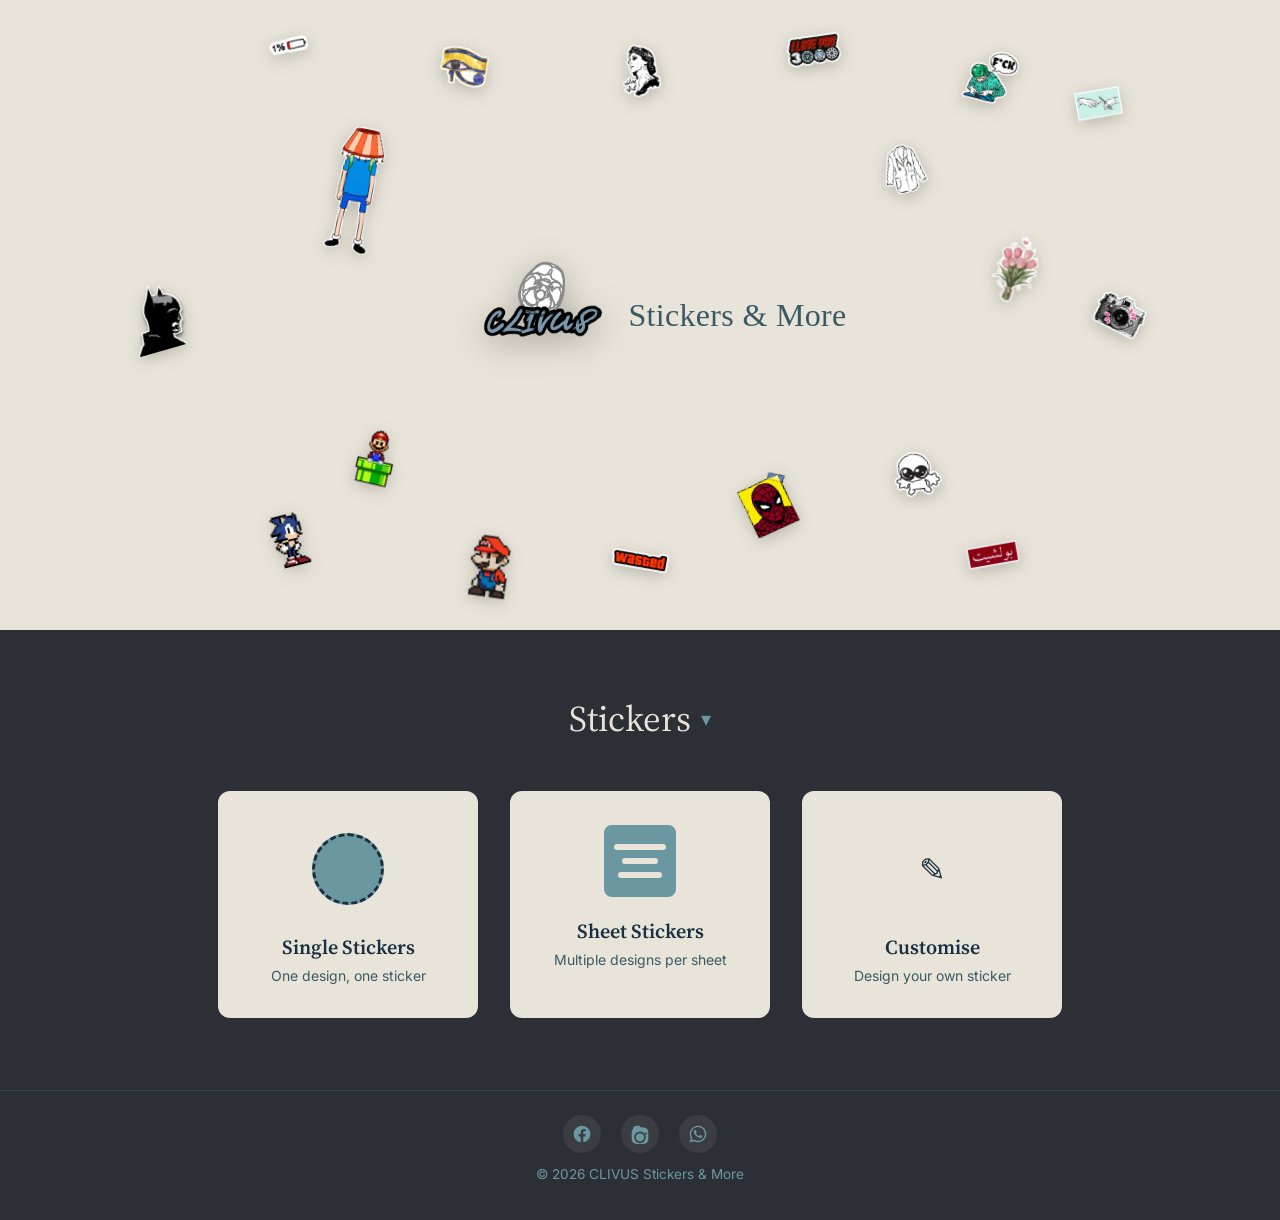
<file: index.html>
<!DOCTYPE html>
<html lang="en">
<head>
  <meta charset="UTF-8" />
  <meta name="viewport" content="width=device-width, initial-scale=1.0" />
  <title>CLIVUS — Stickers & More</title>
  <link rel="icon" type="image/png" href="images/clivus.png" />
  <link rel="preconnect" href="https://fonts.googleapis.com" />
  <link rel="preconnect" href="https://fonts.gstatic.com" crossorigin />
  <link href="https://fonts.googleapis.com/css2?family=Source+Serif+4:ital,wght@0,600;1,500&family=Inter:wght@400;500;600&family=Permanent+Marker&display=swap" rel="stylesheet" />
<link rel="stylesheet"  href="style.css"/>
</head>
<body>

<header class="hero">
<div class="hero-decor" aria-hidden="true">
  <!-- top row -->
  <img src="images/1-percent.png"                  class="hero-sticker s1"  alt="" loading="lazy" decoding="async" width="65" height="65" />
  <img src="images/egypt/6.png"                     class="hero-sticker s2"  alt="" loading="lazy" decoding="async" width="58" height="58" />
  <img src="images/I Love You 3000 Sticker.png"     class="hero-sticker s3"  alt="" loading="lazy" decoding="async" width="62" height="62" />
  <img src="images/Fck.png"                         class="hero-sticker s4"  alt="" loading="lazy" decoding="async" width="65" height="65" />
  <img src="images/Nokia surgeons.png"              class="hero-sticker s5"  alt="" loading="lazy" decoding="async" width="55" height="55" />

  <!-- upper-mid, flanking the lamp figure -->
  <img src="images/ana abajora.png"                class="hero-sticker s6"  alt="" loading="lazy" decoding="async" width="46" height="46" />
  <img src="images/بالطو.png"                        class="hero-sticker s7"  alt="" loading="lazy" decoding="async" width="60" height="60" />

  <!-- side strips, mid-height -->
  <img src="images/batman/4.png"                    class="hero-sticker s8"  alt="" loading="lazy" decoding="async" width="65" height="65" />
  <img src="images/cam.png"                         class="hero-sticker s9"  alt="" loading="lazy" decoding="async" width="65" height="65" />

  <!-- above/below logo, center column -->
  <img src="images/فيروز.png"                        class="hero-sticker s10" alt="" loading="lazy" decoding="async" width="65" height="65" />
  <img src="images/wasted.png"                      class="hero-sticker s11" alt="" loading="lazy" decoding="async" width="65" height="65" />

  <!-- lower-mid -->
  <img src="images/Mario.png"                  class="hero-sticker s12" alt="" loading="lazy" decoding="async" width="60" height="60" />
  <img src="images/Doodle.png"                   class="hero-sticker s13" alt="" loading="lazy" decoding="async" width="60" height="60" />

  <!-- bottom row -->
  <img src="images/Sonic-removebg-preview.png"                 class="hero-sticker s14" alt="" loading="lazy" decoding="async" width="62" height="62" />
  <img src="images/Mario-removebg-preview.png"                         class="hero-sticker s15" alt="" loading="lazy" decoding="async" width="58" height="58" />
  <img src="images/bullshiy.png"                      class="hero-sticker s16" alt="" loading="lazy" decoding="async" width="62" height="62" />
  <img src="images/spider/4.png"      class="hero-sticker s17" alt="" loading="lazy" decoding="async" width="60" height="60" />
  <img src="images/tulips.png"   class="hero-sticker s18" alt="" loading="lazy" decoding="async" width="58" height="58" />
</div>
  <div class="hero-brand">
    <img src="images/loogo.png" alt="CLIVUS logo" class="hero-logo" decoding="async" fetchpriority="high" />
    <p class="hero-tagline">Stickers &amp; More</p>
  </div>
</header>

  <main>
    <section class="stickers-section">
      <button type="button" class="section-heading-btn" id="stickersToggle" aria-expanded="false" aria-controls="stickerChoices">
        <span class="section-heading">Stickers</span>
        <span class="toggle-arrow" aria-hidden="true">&#9662;</span>
      </button>

            <div class="sticker-choices" id="stickerChoices" hidden>
        <a href="single-stickers.html" class="sticker-card">
          <div class="sticker-card-art single-art" aria-hidden="true">
            <span class="die-cut"></span>
          </div>
          <span class="sticker-card-label">Single Stickers</span>
          <span class="sticker-card-desc">One design, one sticker</span>
        </a>

        <a href="sheet-stickers.html" class="sticker-card">
          <div class="sticker-card-art sheet-art" aria-hidden="true">
            <span class="sheet-line"></span>
            <span class="sheet-line"></span>
            <span class="sheet-line"></span>
          </div>
          <span class="sticker-card-label">Sheet Stickers</span>
          <span class="sticker-card-desc">Multiple designs per sheet</span>
        </a>

                <div class="customize-wrap">
          <button type="button" class="sticker-card" id="customizeToggle" aria-expanded="false" aria-controls="customizeInfo">
            <div class="sticker-card-art custom-art" aria-hidden="true">
              <span class="custom-icon">&#9998;</span>
            </div>
            <span class="sticker-card-label">Customise</span>
            <span class="sticker-card-desc">Design your own sticker</span>
          </button>

          <div class="customize-info" id="customizeInfo" hidden>
        <p>DM for more info — reach us on the links below</p>
        <div class="social-links">
          <a href="https://facebook.com/share/185Q5qSgAQ/?mibextid=wwXIfr" target="_blank" rel="noopener noreferrer" aria-label="Facebook" class="social-icon">
            <svg viewBox="0 0 24 24" fill="currentColor"><path d="M22 12.06C22 6.5 17.52 2 12 2S2 6.5 2 12.06C2 17.06 5.66 21.2 10.44 21.95V14.9H7.9v-2.84h2.54v-2.17c0-2.5 1.49-3.89 3.77-3.89 1.09 0 2.23.2 2.23.2v2.46h-1.26c-1.24 0-1.63.77-1.63 1.56v1.84h2.78l-.44 2.84h-2.34v7.05C18.34 21.2 22 17.06 22 12.06z"/></svg>
          </a>
          <a href="https://instagram.com/clivusegy?stkn=ZHduMHpzN2gxanlu&utm_source=qr" target="_blank" rel="noopener noreferrer" aria-label="Instagram" class="social-icon">
            <svg viewBox="0 0 24 24" fill="currentColor"><path d="M12 2c2.72 0 3.06.01 4.12.06 1.06.05 1.79.22 2.43.47.66.26 1.22.6 1.77 1.15.55.55.9 1.11 1.15 1.77.25.64.42 1.37.47 2.43.05 1.06.06 1.4.06 4.12s-.01 3.06-.06 4.12c-.05 1.06-.22 1.79-.47 2.43a4.9 4.9 0 0 1-1.15 1.77 4.9 4.9 0 0 1-1.77 1.15c-.64.25-1.37.42-2.43.47-1.06.05-1.4.06-4.12.06s-3.06-.01-4.12-.06c-1.06-.05-1.79-.22-2.43-.47a4.9 4.9 0 0 1-1.77-1.15 4.9 4.9 0 0 1-1.15-1.77c-.25-.64-.42-1.37-.47-2.43C2.01 15.06 2 14.72 2 12s.01-3.06.06-4.12c.05-1.06.22-1.79.47-2.43.26-.66.6-1.22 1.15-1.77A4.9 4.9 0 0 1 5.45.53C6.09.28 6.82.11 7.88.06 8.94.01 9.28 0 12 0zm0 5a7 7 0 1 0 0 14 7 7 0 0 0 0-14zm0 2a5 5 0 1 1 0 10 5 5 0 0 1 0-10zm7.25-.75a1.25 1.25 0 1 0 0 2.5 1.25 1.25 0 0 0 0-2.5z" transform="translate(0 2)"/></svg>
          </a>
          <a href="https://wa.me/+201553283074" target="_blank" rel="noopener noreferrer" aria-label="WhatsApp" class="social-icon">
            <svg viewBox="0 0 24 24" fill="currentColor"><path d="M12.04 2C6.58 2 2.13 6.45 2.13 11.91c0 1.75.46 3.45 1.32 4.95L2 22l5.29-1.39a9.9 9.9 0 0 0 4.75 1.21h.01c5.46 0 9.91-4.45 9.91-9.91 0-2.65-1.03-5.14-2.9-7.01A9.87 9.87 0 0 0 12.04 2zm0 18.13a8.2 8.2 0 0 1-4.18-1.14l-.3-.18-3.14.82.84-3.06-.2-.31a8.2 8.2 0 0 1-1.26-4.35c0-4.54 3.7-8.24 8.25-8.24 2.2 0 4.27.86 5.83 2.42a8.18 8.18 0 0 1 2.41 5.83c0 4.55-3.7 8.21-8.25 8.21zm4.52-6.16c-.25-.12-1.47-.72-1.7-.81-.23-.08-.39-.12-.56.13-.17.25-.64.81-.78.97-.14.17-.29.19-.54.06-.25-.12-1.04-.38-1.98-1.22-.73-.65-1.23-1.46-1.37-1.71-.14-.25-.02-.38.11-.51.11-.11.25-.29.37-.43.12-.14.16-.25.25-.41.08-.17.04-.31-.02-.44-.06-.12-.56-1.36-.77-1.86-.2-.49-.41-.42-.56-.43-.15-.01-.31-.01-.48-.01-.17 0-.44.06-.67.31-.23.25-.87.86-.87 2.09s.89 2.42 1.01 2.59c.13.17 1.75 2.67 4.24 3.74.59.26 1.05.41 1.41.52.59.19 1.13.16 1.55.1.47-.07 1.47-.6 1.68-1.19.2-.58.2-1.08.14-1.19-.06-.11-.23-.17-.48-.29z"/></svg>
                   </a>
        </div>
      </div>
        </div>
    </section>
  </main>

 <footer class="site-footer">
    <div class="social-links">
      <a href="https://facebook.com/share/185Q5qSgAQ/?mibextid=wwXIfr" target="_blank" rel="noopener noreferrer" aria-label="Facebook" class="social-icon">
        <svg viewBox="0 0 24 24" fill="currentColor"><path d="M22 12.06C22 6.5 17.52 2 12 2S2 6.5 2 12.06C2 17.06 5.66 21.2 10.44 21.95V14.9H7.9v-2.84h2.54v-2.17c0-2.5 1.49-3.89 3.77-3.89 1.09 0 2.23.2 2.23.2v2.46h-1.26c-1.24 0-1.63.77-1.63 1.56v1.84h2.78l-.44 2.84h-2.34v7.05C18.34 21.2 22 17.06 22 12.06z"/></svg>
      </a>
      <a href="https://instagram.com/clivusegy?stkn=ZHduMHpzN2gxanlu&utm_source=qr" target="_blank" rel="noopener noreferrer" aria-label="Instagram" class="social-icon">
        <svg viewBox="0 0 24 24" fill="currentColor"><path d="M12 2c2.72 0 3.06.01 4.12.06 1.06.05 1.79.22 2.43.47.66.26 1.22.6 1.77 1.15.55.55.9 1.11 1.15 1.77.25.64.42 1.37.47 2.43.05 1.06.06 1.4.06 4.12s-.01 3.06-.06 4.12c-.05 1.06-.22 1.79-.47 2.43a4.9 4.9 0 0 1-1.15 1.77 4.9 4.9 0 0 1-1.77 1.15c-.64.25-1.37.42-2.43.47-1.06.05-1.4.06-4.12.06s-3.06-.01-4.12-.06c-1.06-.05-1.79-.22-2.43-.47a4.9 4.9 0 0 1-1.77-1.15 4.9 4.9 0 0 1-1.15-1.77c-.25-.64-.42-1.37-.47-2.43C2.01 15.06 2 14.72 2 12s.01-3.06.06-4.12c.05-1.06.22-1.79.47-2.43.26-.66.6-1.22 1.15-1.77A4.9 4.9 0 0 1 5.45.53C6.09.28 6.82.11 7.88.06 8.94.01 9.28 0 12 0zm0 5a7 7 0 1 0 0 14 7 7 0 0 0 0-14zm0 2a5 5 0 1 1 0 10 5 5 0 0 1 0-10zm7.25-.75a1.25 1.25 0 1 0 0 2.5 1.25 1.25 0 0 0 0-2.5z" transform="translate(0 2)"/></svg>
      </a>
      <a href="https://wa.me/+201553283074" target="_blank" rel="noopener noreferrer" aria-label="WhatsApp" class="social-icon">
        <svg viewBox="0 0 24 24" fill="currentColor"><path d="M12.04 2C6.58 2 2.13 6.45 2.13 11.91c0 1.75.46 3.45 1.32 4.95L2 22l5.29-1.39a9.9 9.9 0 0 0 4.75 1.21h.01c5.46 0 9.91-4.45 9.91-9.91 0-2.65-1.03-5.14-2.9-7.01A9.87 9.87 0 0 0 12.04 2zm0 18.13a8.2 8.2 0 0 1-4.18-1.14l-.3-.18-3.14.82.84-3.06-.2-.31a8.2 8.2 0 0 1-1.26-4.35c0-4.54 3.7-8.24 8.25-8.24 2.2 0 4.27.86 5.83 2.42a8.18 8.18 0 0 1 2.41 5.83c0 4.55-3.7 8.21-8.25 8.21zm4.52-6.16c-.25-.12-1.47-.72-1.7-.81-.23-.08-.39-.12-.56.13-.17.25-.64.81-.78.97-.14.17-.29.19-.54.06-.25-.12-1.04-.38-1.98-1.22-.73-.65-1.23-1.46-1.37-1.71-.14-.25-.02-.38.11-.51.11-.11.25-.29.37-.43.12-.14.16-.25.25-.41.08-.17.04-.31-.02-.44-.06-.12-.56-1.36-.77-1.86-.2-.49-.41-.42-.56-.43-.15-.01-.31-.01-.48-.01-.17 0-.44.06-.67.31-.23.25-.87.86-.87 2.09s.89 2.42 1.01 2.59c.13.17 1.75 2.67 4.24 3.74.59.26 1.05.41 1.41.52.59.19 1.13.16 1.55.1.47-.07 1.47-.6 1.68-1.19.2-.58.2-1.08.14-1.19-.06-.11-.23-.17-.48-.29z"/></svg>
      </a>
    </div>
    <p>&copy; 2026 CLIVUS Stickers &amp; More</p>
  </footer>
  <script src="script.js"></script>
</body>
</html>
</file>
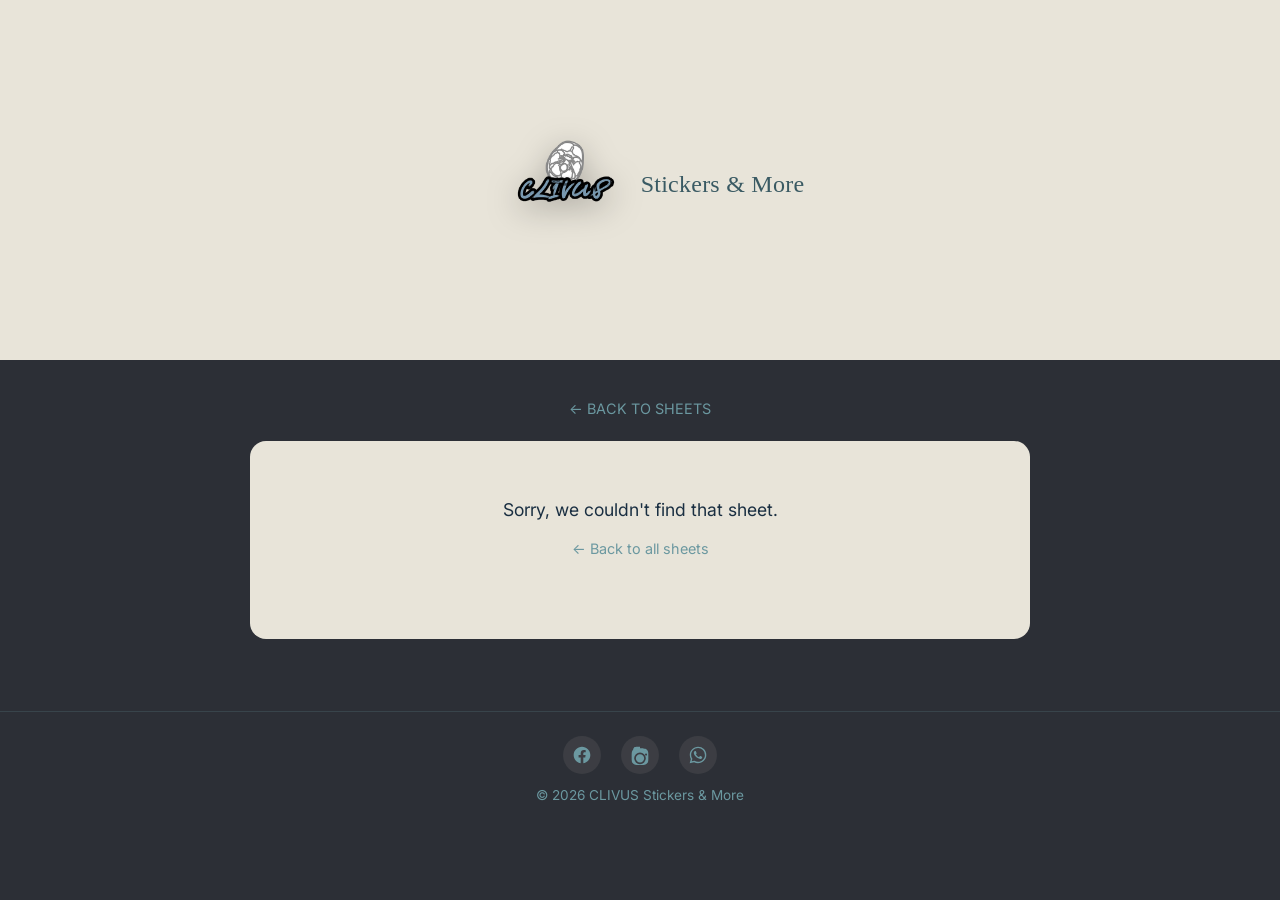
<file: sheet-detail.html>
<!DOCTYPE html>
<html lang="en">
<head>
  <meta charset="UTF-8" />
  <meta name="viewport" content="width=device-width, initial-scale=1.0" />
  <title>Sheet Sticker — CLIVUS</title>
  <link rel="icon" type="image/png" href="images/clivus.png" />
  <link rel="preconnect" href="https://fonts.googleapis.com" />
  <link rel="preconnect" href="https://fonts.gstatic.com" crossorigin />
  <link href="https://fonts.googleapis.com/css2?family=Source+Serif+4:ital,wght@0,600;1,500&family=Inter:wght@400;500;600&family=Caveat:wght@500;600;700&display=swap" rel="stylesheet" />
   <link href="https://fonts.googleapis.com/css2?family=Source+Serif+4:ital,wght@0,600;1,500&family=Inter:wght@400;500;600&family=Permanent+Marker&display=swap" rel="stylesheet" />
  <link rel="stylesheet" href="style-sheet.css" />
</head>
<body>

  <header class="hero hero--compact">
    <a href="index.html" class="hero-logo-link">
      <img src="images/loogo.png" alt="CLIVUS logo" class="hero-logo hero-logo--small" />
    </a>
    <p class="hero-tagline">Stickers &amp; More</p>
  </header>

  <main>
    <section class="detail-section">
      <a href="sheet-stickers.html" class="back-link">&larr; BACK TO SHEETS</a>

      <div class="detail-card" id="detailCard">
        <!-- filled in by script below -->
      </div>
    </section>
  </main>

  <footer class="site-footer">
    <div class="social-links">
      <a href="https://facebook.com/share/185Q5qSgAQ/?mibextid=wwXIfr" target="_blank" rel="noopener noreferrer" aria-label="Facebook" class="social-icon">
        <svg viewBox="0 0 24 24" fill="currentColor"><path d="M22 12.06C22 6.5 17.52 2 12 2S2 6.5 2 12.06C2 17.06 5.66 21.2 10.44 21.95V14.9H7.9v-2.84h2.54v-2.17c0-2.5 1.49-3.89 3.77-3.89 1.09 0 2.23.2 2.23.2v2.46h-1.26c-1.24 0-1.63.77-1.63 1.56v1.84h2.78l-.44 2.84h-2.34v7.05C18.34 21.2 22 17.06 22 12.06z"/></svg>
      </a>
      <a href="https://instagram.com/clivusegy?stkn=ZHduMHpzN2gxanlu&utm_source=qr" target="_blank" rel="noopener noreferrer" aria-label="Instagram" class="social-icon">
        <svg viewBox="0 0 24 24" fill="currentColor"><path d="M12 2c2.72 0 3.06.01 4.12.06 1.06.05 1.79.22 2.43.47.66.26 1.22.6 1.77 1.15.55.55.9 1.11 1.15 1.77.25.64.42 1.37.47 2.43.05 1.06.06 1.4.06 4.12s-.01 3.06-.06 4.12c-.05 1.06-.22 1.79-.47 2.43a4.9 4.9 0 0 1-1.15 1.77 4.9 4.9 0 0 1-1.77 1.15c-.64.25-1.37.42-2.43.47-1.06.05-1.4.06-4.12.06s-3.06-.01-4.12-.06c-1.06-.05-1.79-.22-2.43-.47a4.9 4.9 0 0 1-1.77-1.15 4.9 4.9 0 0 1-1.15-1.77c-.25-.64-.42-1.37-.47-2.43C2.01 15.06 2 14.72 2 12s.01-3.06.06-4.12c.05-1.06.22-1.79.47-2.43.26-.66.6-1.22 1.15-1.77A4.9 4.9 0 0 1 5.45.53C6.09.28 6.82.11 7.88.06 8.94.01 9.28 0 12 0zm0 5a7 7 0 1 0 0 14 7 7 0 0 0 0-14zm0 2a5 5 0 1 1 0 10 5 5 0 0 1 0-10zm7.25-.75a1.25 1.25 0 1 0 0 2.5 1.25 1.25 0 0 0 0-2.5z" transform="translate(0 2)"/></svg>
      </a>
      <a href="https://wa.me/+201553283074" target="_blank" rel="noopener noreferrer" aria-label="WhatsApp" class="social-icon">
        <svg viewBox="0 0 24 24" fill="currentColor"><path d="M12.04 2C6.58 2 2.13 6.45 2.13 11.91c0 1.75.46 3.45 1.32 4.95L2 22l5.29-1.39a9.9 9.9 0 0 0 4.75 1.21h.01c5.46 0 9.91-4.45 9.91-9.91 0-2.65-1.03-5.14-2.9-7.01A9.87 9.87 0 0 0 12.04 2zm0 18.13a8.2 8.2 0 0 1-4.18-1.14l-.3-.18-3.14.82.84-3.06-.2-.31a8.2 8.2 0 0 1-1.26-4.35c0-4.54 3.7-8.24 8.25-8.24 2.2 0 4.27.86 5.83 2.42a8.18 8.18 0 0 1 2.41 5.83c0 4.55-3.7 8.21-8.25 8.21zm4.52-6.16c-.25-.12-1.47-.72-1.7-.81-.23-.08-.39-.12-.56.13-.17.25-.64.81-.78.97-.14.17-.29.19-.54.06-.25-.12-1.04-.38-1.98-1.22-.73-.65-1.23-1.46-1.37-1.71-.14-.25-.02-.38.11-.51.11-.11.25-.29.37-.43.12-.14.16-.25.25-.41.08-.17.04-.31-.02-.44-.06-.12-.56-1.36-.77-1.86-.2-.49-.41-.42-.56-.43-.15-.01-.31-.01-.48-.01-.17 0-.44.06-.67.31-.23.25-.87.86-.87 2.09s.89 2.42 1.01 2.59c.13.17 1.75 2.67 4.24 3.74.59.26 1.05.41 1.41.52.59.19 1.13.16 1.55.1.47-.07 1.47-.6 1.68-1.19.2-.58.2-1.08.14-1.19-.06-.11-.23-.17-.48-.29z"/></svg>
      </a>
    </div>
    <p>&copy; 2026 CLIVUS Stickers &amp; More</p>
  </footer>

  <script src="sheets-data.js"></script>
  <script>
    const params = new URLSearchParams(window.location.search);
    const id = params.get("id");
    const sheet = SHEETS.find((s) => s.id === id);
    const card = document.getElementById("detailCard");

    if (!sheet) {
      card.innerHTML = `
        <p class="detail-not-found">Sorry, we couldn't find that sheet.</p>
        <p class="detail-not-found"><a href="sheet-stickers.html" class="back-link">&larr; Back to all sheets</a></p>
      `;
    } else {
      document.title = `${sheet.name} — CLIVUS`;

      const thumbs = sheet.contents
  .map((src) => `
    <div class="thumb-card">
      <img src="${src}" alt="Design from ${sheet.name}" class="thumb-item" />
    </div>
  `)
  .join("");
      card.innerHTML = `
        <img src="${sheet.mainImage}" alt="${sheet.name}" class="detail-main-image" />
        <h1 class="detail-name">${sheet.name}</h1>
        <p class="detail-price">${sheet.price}</p>
        <p class="detail-description">${sheet.description}</p>
        <h2 class="detail-contents-heading">What's on this sheet</h2>
        <div class="thumb-grid">${thumbs}</div>
      `;
    }
  </script>
</body>
</html>
</file>
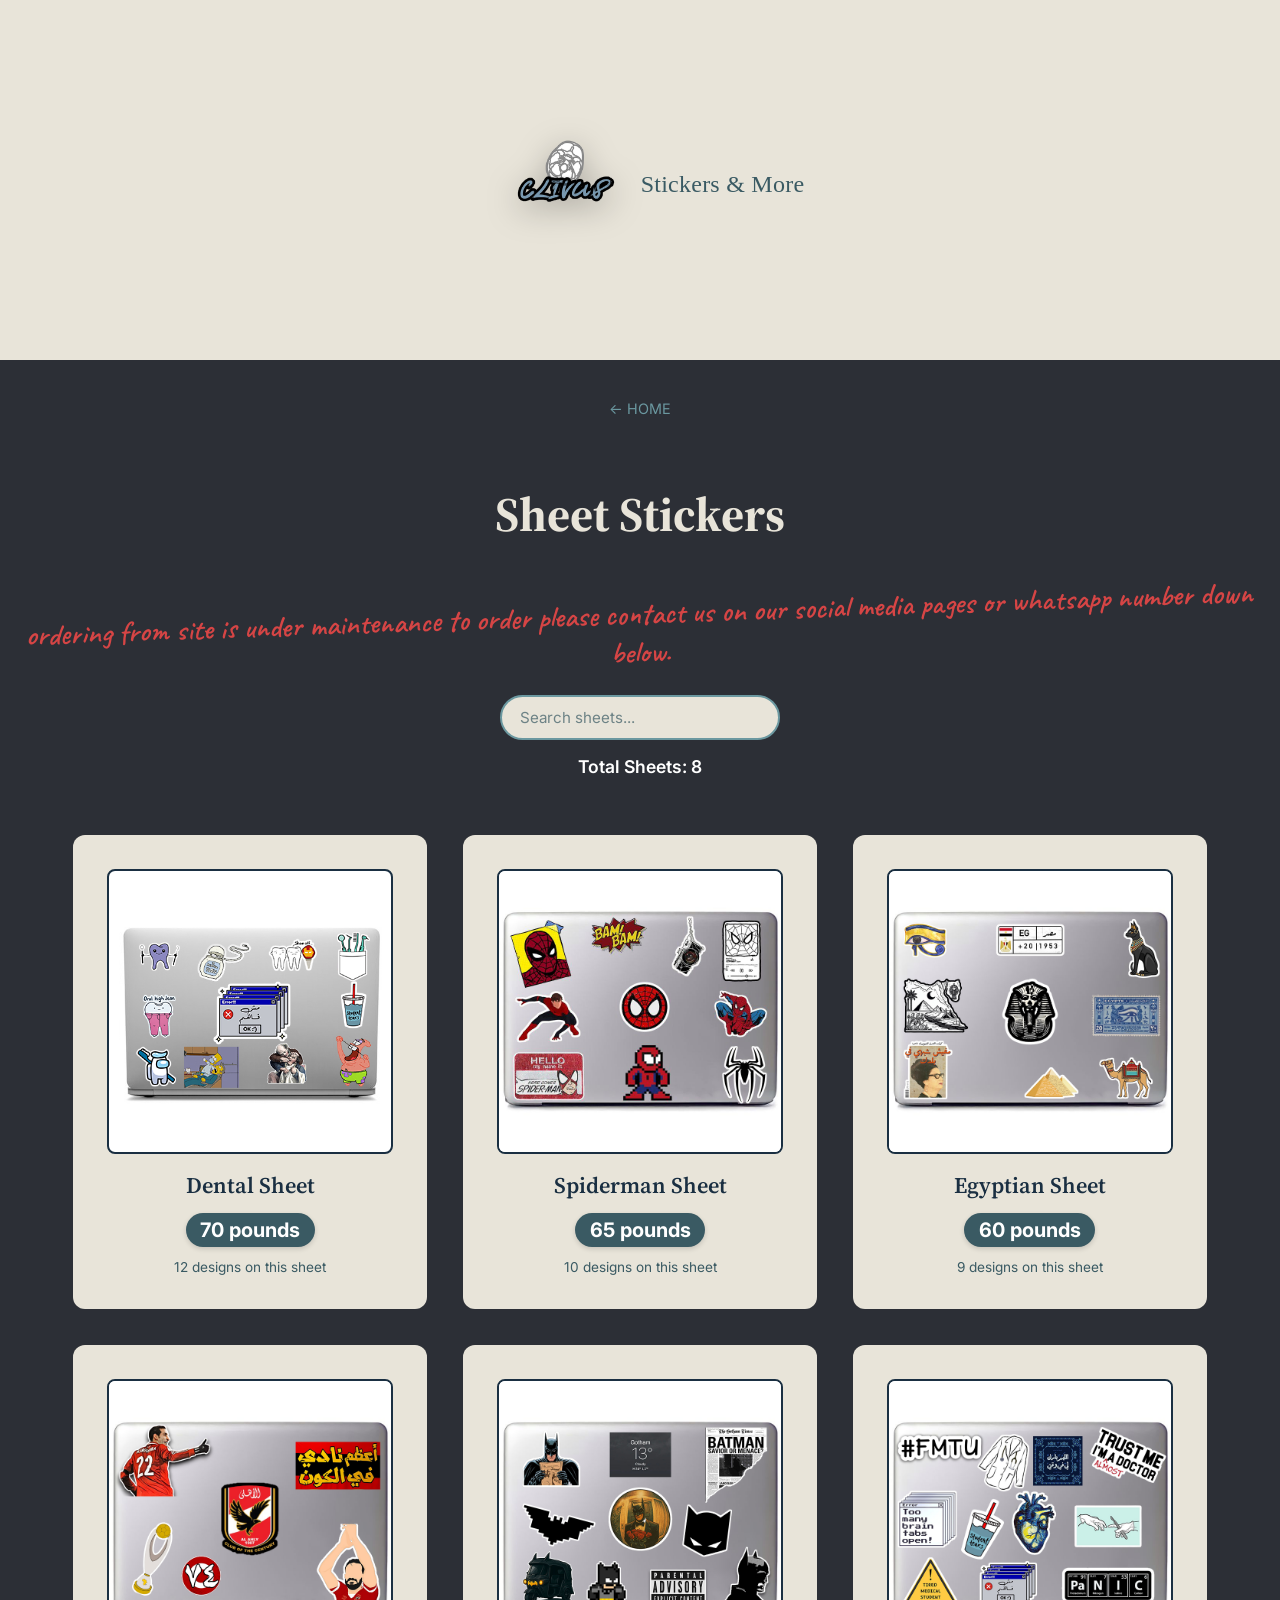
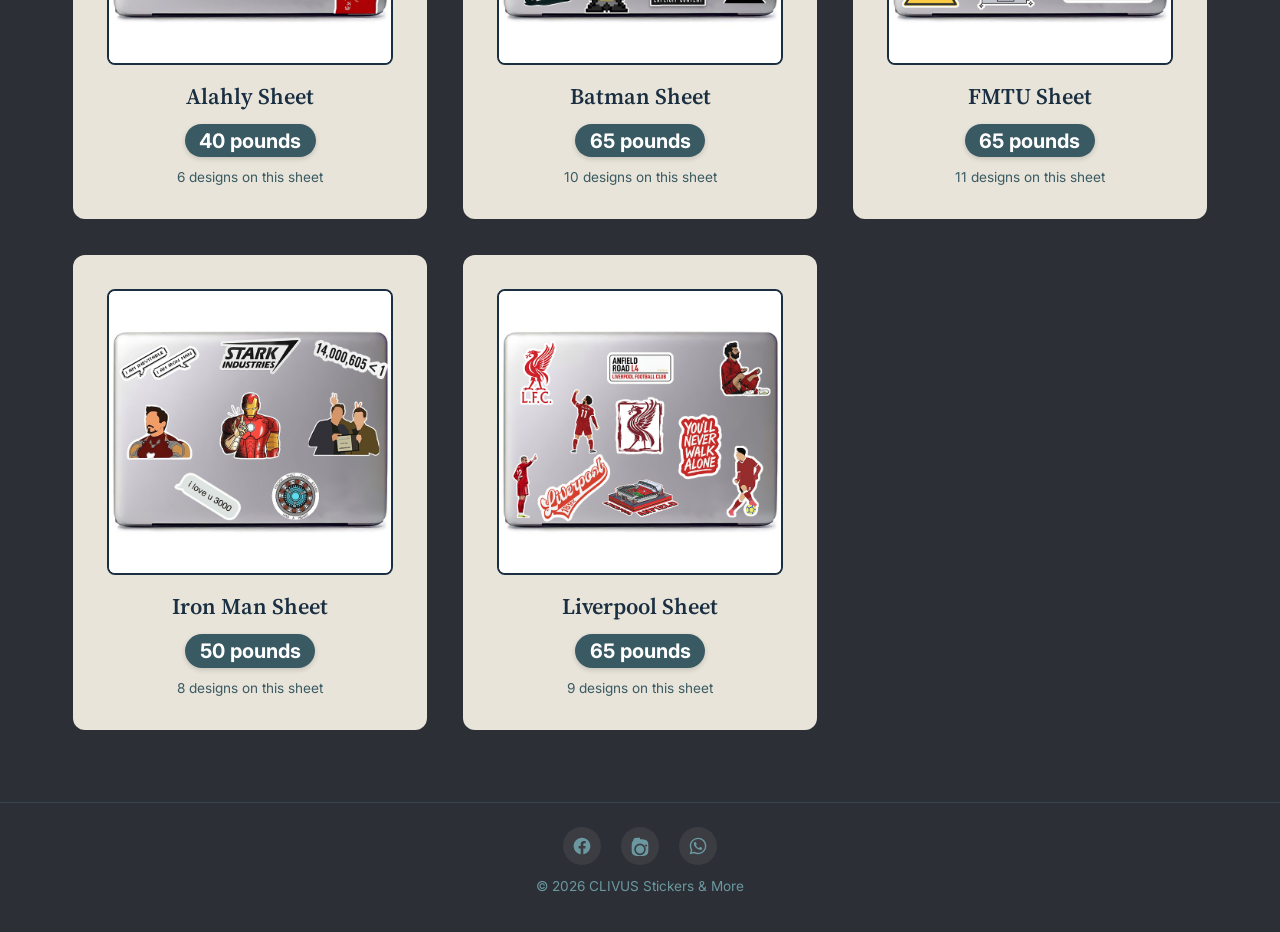
<file: sheet-stickers.html>
<!DOCTYPE html>
<html lang="en">
<head>
  <meta charset="UTF-8" />
  <meta name="viewport" content="width=device-width, initial-scale=1.0" />
  <title>Sheet Stickers — CLIVUS</title>
  <link rel="icon" type="image/png" href="images/clivus.png" />
  <link rel="preconnect" href="https://fonts.googleapis.com" />
  <link rel="preconnect" href="https://fonts.gstatic.com" crossorigin />
  
    <link href="https://fonts.googleapis.com/css2?family=Source+Serif+4:ital,wght@0,600;1,500&family=Inter:wght@400;500;600&family=Permanent+Marker&display=swap" rel="stylesheet" /><link href="https://fonts.googleapis.com/css2?family=Source+Serif+4:ital,wght@0,600;1,500&family=Inter:wght@400;500;600&family=Caveat:wght@500;600;700&display=swap" rel="stylesheet" />
  <link rel="stylesheet" href="style-sheet.css" />
</head>
<body>

  <header class="hero hero--compact">
    <a href="index.html" class="hero-logo-link">
      <img src="images/loogo.png" alt="CLIVUS logo" class="hero-logo hero-logo--small" />
    </a>
    <p class="hero-tagline">Stickers &amp; More</p>
  </header>

  <main>
    <section class="catalog-section">
      <a href="index.html" class="back-link">&larr; HOME</a>
      <h1 class="section-heading">Sheet Stickers</h1>
      <p class="section-sub">ordering from site is under maintenance
        to order please contact us on our social media pages or whatsapp number down below.</p>

      <div class="search-bar">
        <input type="text" id="sheetSearch" placeholder="Search sheets..." onkeyup="filterSheets()" />
      </div>

      <!-- Count Display -->
      <p id="sheetCount" style="color:#ffffff; font-size: 1.1rem; font-weight: 600; margin-top: 0.5rem;"></p>

      <div class="product-grid product-grid--sheets" id="sheetGrid">
        <!-- cards are generated from sheets-data.js -->
      </div>
    </section>
  </main>

  <footer class="site-footer">
    <div class="social-links">
      <a href="https://facebook.com/share/185Q5qSgAQ/?mibextid=wwXIfr" target="_blank" rel="noopener noreferrer" aria-label="Facebook" class="social-icon">
        <svg viewBox="0 0 24 24" fill="currentColor"><path d="M22 12.06C22 6.5 17.52 2 12 2S2 6.5 2 12.06C2 17.06 5.66 21.2 10.44 21.95V14.9H7.9v-2.84h2.54v-2.17c0-2.5 1.49-3.89 3.77-3.89 1.09 0 2.23.2 2.23.2v2.46h-1.26c-1.24 0-1.63.77-1.63 1.56v1.84h2.78l-.44 2.84h-2.34v7.05C18.34 21.2 22 17.06 22 12.06z"/></svg>
      </a>
      <a href="https://instagram.com/clivusegy?stkn=ZHduMHpzN2gxanlu&utm_source=qr" target="_blank" rel="noopener noreferrer" aria-label="Instagram" class="social-icon">
        <svg viewBox="0 0 24 24" fill="currentColor"><path d="M12 2c2.72 0 3.06.01 4.12.06 1.06.05 1.79.22 2.43.47.66.26 1.22.6 1.77 1.15.55.55.9 1.11 1.15 1.77.25.64.42 1.37.47 2.43.05 1.06.06 1.4.06 4.12s-.01 3.06-.06 4.12c-.05 1.06-.22 1.79-.47 2.43a4.9 4.9 0 0 1-1.15 1.77 4.9 4.9 0 0 1-1.77 1.15c-.64.25-1.37.42-2.43.47-1.06.05-1.4.06-4.12.06s-3.06-.01-4.12-.06c-1.06-.05-1.79-.22-2.43-.47a4.9 4.9 0 0 1-1.77-1.15 4.9 4.9 0 0 1-1.15-1.77c-.25-.64-.42-1.37-.47-2.43C2.01 15.06 2 14.72 2 12s.01-3.06.06-4.12c.05-1.06.22-1.79.47-2.43.26-.66.6-1.22 1.15-1.77A4.9 4.9 0 0 1 5.45.53C6.09.28 6.82.11 7.88.06 8.94.01 9.28 0 12 0zm0 5a7 7 0 1 0 0 14 7 7 0 0 0 0-14zm0 2a5 5 0 1 1 0 10 5 5 0 0 1 0-10zm7.25-.75a1.25 1.25 0 1 0 0 2.5 1.25 1.25 0 0 0 0-2.5z" transform="translate(0 2)"/></svg>
      </a>
      <a href="https://wa.me/+201553283074" target="_blank" rel="noopener noreferrer" aria-label="WhatsApp" class="social-icon">
        <svg viewBox="0 0 24 24" fill="currentColor"><path d="M12.04 2C6.58 2 2.13 6.45 2.13 11.91c0 1.75.46 3.45 1.32 4.95L2 22l5.29-1.39a9.9 9.9 0 0 0 4.75 1.21h.01c5.46 0 9.91-4.45 9.91-9.91 0-2.65-1.03-5.14-2.9-7.01A9.87 9.87 0 0 0 12.04 2zm0 18.13a8.2 8.2 0 0 1-4.18-1.14l-.3-.18-3.14.82.84-3.06-.2-.31a8.2 8.2 0 0 1-1.26-4.35c0-4.54 3.7-8.24 8.25-8.24 2.2 0 4.27.86 5.83 2.42a8.18 8.18 0 0 1 2.41 5.83c0 4.55-3.7 8.21-8.25 8.21zm4.52-6.16c-.25-.12-1.47-.72-1.7-.81-.23-.08-.39-.12-.56.13-.17.25-.64.81-.78.97-.14.17-.29.19-.54.06-.25-.12-1.04-.38-1.98-1.22-.73-.65-1.23-1.46-1.37-1.71-.14-.25-.02-.38.11-.51.11-.11.25-.29.37-.43.12-.14.16-.25.25-.41.08-.17.04-.31-.02-.44-.06-.12-.56-1.36-.77-1.86-.2-.49-.41-.42-.56-.43-.15-.01-.31-.01-.48-.01-.17 0-.44.06-.67.31-.23.25-.87.86-.87 2.09s.89 2.42 1.01 2.59c.13.17 1.75 2.67 4.24 3.74.59.26 1.05.41 1.41.52.59.19 1.13.16 1.55.1.47-.07 1.47-.6 1.68-1.19.2-.58.2-1.08.14-1.19-.06-.11-.23-.17-.48-.29z"/></svg>
      </a>
    </div>
    <p>&copy; 2026 CLIVUS Stickers &amp; More</p>
  </footer>

  <script src="sheets-data.js"></script>
  <script>
    // Fisher-Yates Shuffle Function
    function shuffleArray(array) {
      for (let i = array.length - 1; i > 0; i--) {
        const j = Math.floor(Math.random() * (i + 1));
        [array[i], array[j]] = [array[j], array[i]];
      }
      return array;
    }

    function renderSheets(list) {
      const grid = document.getElementById("sheetGrid");
      grid.innerHTML = "";

      // Update total count
      const countElement = document.getElementById("sheetCount");
      if (countElement) {
        countElement.textContent = `Total Sheets: ${list.length}`;
      }

      list.forEach((sheet) => {
        const card = document.createElement("a");
        card.href = `sheet-detail.html?id=${encodeURIComponent(sheet.id)}`;
        card.className = "product-card product-card--sheet";

        card.innerHTML = `
          <img src="${sheet.mainImage}" alt="${sheet.name}" class="product-photo product-photo--large" />
          <h3 class="product-name">${sheet.name}</h3>
          <p class="product-price">${sheet.price}</p>
          <p class="product-card-desc">${sheet.contents.length} designs on this sheet</p>
        `;
        grid.appendChild(card);
      });
    }

    function filterSheets() {
      const query = document.getElementById("sheetSearch").value.trim().toLowerCase();
      const filtered = currentSheets.filter((s) => s.name.toLowerCase().includes(query));
      renderSheets(filtered);
    }

    // Shuffle array copy on load and render once
    const currentSheets = shuffleArray([...SHEETS]);
    renderSheets(currentSheets);
  </script>
</body>
</html>
</file>
<file: style.css>
/* ===== CLIVUS — base tokens ===== */
:root {
  --navy: #1a2f42;
  --teal: #6b98a0;
  --teal-dark: #3a5a63;
  --cream: #e8e4d9;
  --charcoal: #2c2f36;
  --red: #d14b4b;

  --font-display: "Source Serif 4", Georgia, serif;
  --font-body: "Inter", -apple-system, BlinkMacSystemFont, "Segoe UI", sans-serif;
}

* {
  box-sizing: border-box;
}

body {
  margin: 0;
  font-family: var(--font-body);
  color: var(--navy);
  background: var(--charcoal);
}

/* ===== Hero ===== */
.hero {
  position: relative;
  overflow: hidden; /* clips stickers to the hero box */
  background: var(--cream);
  display: flex;
  align-items: center;
  justify-content: center;
  padding: 4rem 1.5rem;
  text-align: left;
  min-height: 70vh;
  contain: layout paint; /* isolates hero repaints/reflows from the rest of the page */
}

.hero-decor {
  position: absolute;
  inset: 0;
  pointer-events: none;
  z-index: 0;
}

.hero-sticker {
  position: absolute;
  filter: drop-shadow(0 4px 8px rgba(0, 0, 0, 0.2));
  width: 60px;   /* default size; overridden per-sticker below */
  height: auto;
}

.s1  { top: 2%;  left: 20%;  width: 65px; transform: rotate(-12deg); }
.s2  { top: 6%;  left: 34%;  width: 58px; transform: rotate(9deg); }
.s3  { top: 3%;  right: 34%; width: 62px; transform: rotate(-8deg); }
.s4  { top: 7%;  right: 20%; width: 65px; transform: rotate(14deg); }
.s5  { top: 12%; right: 12%; width: 55px; transform: rotate(-10deg); }

/* upper-mid, flanking the lamp figure */
.s6  { top: 20%; left: 26%;  width: 46px; transform: rotate(11deg); }
.s7  { top: 22%; right: 27%; width: 60px; transform: rotate(-13deg); }

/* side strips, mid-height */
.s8  { top: 45%; left: 10%;  width: 65px; transform: rotate(-16deg); }
.s9  { top: 45%; right: 10%; width: 65px; transform: rotate(18deg); }

/* center column, above/below logo */
.s10 { top: 6%;    left: 50%; width: 65px; transform: translateX(-50%) rotate(-9deg); }
.s11 { bottom: 6%; left: 50%; width: 65px; transform: translateX(-50%) rotate(10deg); }

/* lower-mid */
.s12 { bottom: 22%; left: 27%;  width: 60px; transform: rotate(13deg); }
.s13 { bottom: 20%; right: 26%; width: 60px; transform: rotate(-11deg); }

/* bottom row */
.s14 { bottom: 10%; left: 20%;  width: 62px; transform: rotate(-14deg); }
.s15 { bottom: 4%;  left: 36%;  width: 58px; transform: rotate(8deg); }
.s16 { bottom: 7%;  right: 20%; width: 62px; transform: rotate(-10deg); }
/* gap right below the logo/tagline */
.s17 { top: 75%;  left: 60%;  width: 60px; transform: translateX(-50%) rotate(-10deg); }

/* gap to the right of the tagline */
.s18 { top: 35%;  left: 77%;  width: 58px; transform: rotate(13deg); }

@media (max-width: 480px) {
  /* Every sticker is in play here — the only horizontal gap kept clear
     is the logo/tagline's own row (band 4). Everywhere else fills in
     edge-to-edge across seven tightly-spaced vertical bands. */

  .hero-sticker {
    width: 36px;
    aspect-ratio: 1 / 1;
    object-fit: contain;
  }

  /* band 1 — top edge */
  .s1 { top: 2%; left: 5%;   width: 38px; transform: rotate(-12deg); }
  .s2 { top: 2%; left: 30%;  width: 34px; transform: rotate(9deg); }
  .s3 { top: 2%; right: 30%; width: 34px; transform: rotate(-8deg); }
  .s4 { top: 2%; right: 5%;  width: 38px; transform: rotate(14deg); }

  /* band 2 */
  .s6  { top: 14%; left: 3%;   width: 32px; transform: rotate(11deg); }
  .s17 { top: 15%; left: 24%;  width: 30px; transform: rotate(-7deg); }
  .s18 { top: 15%; right: 24%; width: 30px; transform: rotate(8deg); }
  .s7  { top: 14%; right: 3%;  width: 32px; transform: rotate(-13deg); }

  /* band 3 */
  .s15 { top: 27%; left: 10%;  width: 34px; transform: rotate(6deg); }
  .s11 { top: 27%; right: 10%; width: 34px; transform: rotate(-9deg); }

  /* band 4 — flanks the logo row; stays tight to the edges only */
  .s8 { top: 46%; left: 2%;  width: 40px; transform: rotate(-16deg); }
  .s9 { top: 46%; right: 2%; width: 40px; transform: rotate(18deg); }

  /* band 5 — closest ring right below the logo */
  .s12 { top: 54%; left: 8%;  width: 34px; transform: rotate(13deg); }
  .s13 { top: 54%; right: 8%; width: 32px; transform: rotate(-11deg); }

  /* band 6 — still hugging close around the logo */
  .s14 { top: 64%; left: 12%;  width: 38px; transform: rotate(-14deg); }
  .s16 { top: 64%; right: 12%; width: 38px; transform: rotate(-10deg); }

  /* band 7 — outer layer, filling toward the bottom */
  .s5  { bottom: 16%; left: 4%;  width: 32px; transform: rotate(-9deg); }
  .s10 { bottom: 16%; right: 4%; width: 32px; transform: rotate(10deg); }
}

.hero-brand {
  position: relative;
  z-index: 1;
  display: flex;
  align-items: center;
  gap: -2rem;
}

.hero-tagline {
  margin-left: -25px; /* increase this number until it looks right */
}
.hero-tagline {
  font-family: "Permanent Marker", cursive;
  font-style: normal;
  color: var(--teal-dark);
  letter-spacing: 0.01em;
  font-size: 2rem;
  line-height: 1.2;
  max-width: 300px;
}
.hero-logo {
  width: 220px;
  max-width: 40vw;
  height: auto;
  flex-shrink: 0;
  filter: drop-shadow(0 8px 16px rgba(0, 0, 0, 0.25));
}


/* ===== Stickers section ===== */
.stickers-section {
  background: var(--charcoal);
  padding: 3.5rem 1.5rem 4.5rem;
  text-align: center;
  display: flex;
  flex-direction: column;
  align-items: center;
}

.section-heading-btn {
  background: none;
  border: none;
  cursor: pointer;
  display: inline-flex;
  align-items: center;
  gap: 0.6rem;
  padding: 0.5rem 0.25rem;
  margin: 0 auto 2.5rem;
}

.section-heading {
  font-family: var(--font-display);
  font-size: 2.25rem;
  color: var(--cream);
}

.section-sub {
  font-size: 1.7rem;
  color: var(--red);
  margin: 0.75rem 0 0;
}

.toggle-arrow {
  color: var(--teal);
  font-size: 1.25rem;
  transition: transform 0.25s ease;
}

.section-heading-btn[aria-expanded="true"] .toggle-arrow {
  transform: rotate(180deg);
}

.section-heading-btn:hover .section-heading,
.section-heading-btn:focus-visible .section-heading {
  color: var(--teal);
}

.sticker-choices {
  display: flex;
  justify-content: center;
  gap: 2rem;
  flex-wrap: wrap;
  max-width: 900px;
  margin: 0 auto;
  animation: reveal 0.35s ease;
}
@keyframes reveal {
  from {
    opacity: 0;
    transform: translateY(-8px);
  }
  to {
    opacity: 1;
    transform: translateY(0);
  }
}

.sticker-card {
  background: var(--cream);
  border-radius: 12px;
  padding: 2rem 1.75rem;
  width: 260px;
  text-decoration: none;
  color: var(--navy);
  display: flex;
  flex-direction: column;
  align-items: center;
  border: 2px solid transparent;
  transition: transform 0.2s ease, border-color 0.2s ease;
}

.sticker-card:hover,
.sticker-card:focus-visible {
  transform: translateY(-4px);
  border-color: var(--teal);
}

.sticker-card-art {
  width: 88px;
  height: 88px;
  display: flex;
  align-items: center;
  justify-content: center;
  margin-bottom: 1.25rem;
}

/* die-cut circle motif for Single Stickers */
.single-art .die-cut {
  width: 72px;
  height: 72px;
  border-radius: 50%;
  background: var(--teal);
  border: 3px dashed var(--navy);
}

/* sheet lines motif for Sheet Stickers */
.sheet-art {
  flex-direction: column;
  gap: 8px;
  background: var(--teal);
  border-radius: 8px;
  padding: 10px;
  width: 72px;
  height: 72px;
}

.sheet-line {
  display: block;
  height: 6px;
  border-radius: 3px;
  background: var(--cream);
}

.sheet-line:nth-child(1) { width: 100%; }
.sheet-line:nth-child(2) { width: 70%; }
.sheet-line:nth-child(3) { width: 85%; }

.sticker-card-label {
  font-family: var(--font-display);
  font-size: 1.25rem;
  font-weight: 600;
  margin-bottom: 0.35rem;
}

.sticker-card-desc {
  font-size: 0.875rem;
  color: var(--teal-dark);
}

.custom-icon {
  font-size: 2rem;
  color: var(--navy);
}

.sticker-card {
  font-family: inherit;
  font-size: inherit;
  cursor: pointer;
}

.customize-wrap {
  position: relative;
}

.customize-wrap {
  position: relative;
}

.customize-info {
  position: absolute;
  top: calc(100% + 0.75rem);
  left: 50%;
  transform: translateX(-50%);
  background: var(--cream);
  border-radius: 12px;
  padding: 1.5rem;
  width: 260px;
  text-align: center;
  animation: revealCentered 0.35s ease;
  z-index: 5;
}
.customize-info p {
  font-family: var(--font-display);
  font-size: 1rem;
  color: var(--navy);
  margin: 0 0 1rem;
}

/* ===== Footer ===== */
.site-footer {
  background: var(--charcoal);
  color: var(--teal);
  text-align: center;
  padding: 1.5rem;
  font-size: 0.85rem;
  border-top: 1px solid rgba(107, 152, 160, 0.2);
}

/* ===== Mobile ===== */
@media (max-width: 480px) {
  .hero {
    padding: 3rem 1.25rem;
    min-height: 60vh;
  }
  .hero-brand {
    gap: 0.5rem;
  }
  .hero-logo {
    width: 140px;
  }
  /* style.css */
@media (max-width: 480px) {
  .hero-tagline {
    font-size: 1.1rem; /* shrink a bit so it fits one line on narrow phones */
    max-width: none;
    white-space: nowrap;
  }
}
  .section-heading {
    font-size: 1.75rem;
  }
  .sticker-card {
    width: 100%;
    max-width: 300px;
  }
}
/* ===== Social icons ===== */
.social-links {
  display: flex;
  justify-content: center;
  gap: 1.25rem;
  margin-bottom: 0.75rem;
}

.social-icon {
  display: inline-flex;
  align-items: center;
  justify-content: center;
  width: 38px;
  height: 38px;
  border-radius: 50%;
  background: rgba(232, 228, 217, 0.08);
  color: var(--teal);
  transition: background 0.2s ease, color 0.2s ease, transform 0.2s ease;
}

.social-icon svg {
  width: 20px;
  height: 20px;
}

.social-icon:hover,
.social-icon:focus-visible {
  background: var(--teal);
  color: var(--charcoal);
  transform: translateY(-2px);
}
</file>
<file: style-sheet.css>
/* ===== CLIVUS — base tokens ===== */
:root {
  --navy: #1a2f42;
  --teal: #6b98a0;
  --teal-dark: #3a5a63;
  --cream: #e8e4d9;
  --charcoal: #2c2f36;
  --red: #d14b4b;

  --font-display: "Source Serif 4", Georgia, serif;
  --font-body: "Inter", -apple-system, BlinkMacSystemFont, "Segoe UI", sans-serif;
}

* {
  box-sizing: border-box;
}

body {
  margin: 0;
  font-family: var(--font-body);
  color: var(--navy);
  background: var(--charcoal);
}

/* ===== Hero ===== */
.hero {
  background: var(--cream);
  display: flex;
  align-items: center;
  justify-content: center;
  padding: 4rem 1.5rem;
  text-align: left;
  min-height: 40vh;
}

.hero-brand {
  display: flex;
  align-items: center;
  gap: 1.75rem;
}

.hero-logo {
  width: 150px;
  max-width: 40vw;
  height: auto;
  flex-shrink: 0;
  filter: drop-shadow(0 8px 16px rgba(0, 0, 0, 0.25));
}
.hero-tagline {
  margin-left: -15px; /* increase this number until it looks right */
}
.hero-tagline {
  font-family: "Permanent Marker", cursive;
  font-style: normal;
  color: var(--teal-dark);
  letter-spacing: 0.01em;
  font-size: 1.5rem;
  line-height: 1.2;
  max-width: 300px;
}
/* ===== Compact hero (subpages) ===== */
.hero--compact {
  padding: 2.5rem 1.5rem 2rem;
}

.hero-logo--small {
  width: 180px;
}

.hero-logo-link {
  display: inline-block;
  line-height: 0;
}

/* ===== Catalog / product pages ===== */

.catalog-section {
  background: var(--charcoal);
  padding: 2.5rem 1.5rem 4.5rem;
  text-align: center;
  display: flex;
  flex-direction: column;
  align-items: center;
}

.section-heading {
  font-family: var(--font-display);
  font-size: 3rem;
  color: var(--cream);
}

.section-sub {
  font-family: "Caveat", cursive;
  font-weight: 600;
  font-size: 1.9rem;
  color: #d64545;
  margin: 0.5rem 0 0;
  transform: rotate(-2deg);
  display: inline-block;
}

.back-link {
  display: inline-block;
  color: var(--teal);
  text-decoration: none;
  font-size: 0.9rem;
  margin-bottom: 1.5rem;
  transition: color 0.2s ease;
}

.back-link:hover,
.back-link:focus-visible {
  color: var(--cream);
}

/* ===== Sheet product grid (bigger cards than single stickers) ===== */
.product-grid--sheets {
  display: grid;
  grid-template-columns: repeat(3, 1fr);
  gap: 2.25rem;
  width: 92%;
  max-width: 1400px;
  margin: 2.5rem 0 0;
}

.product-card {
  background: var(--cream);
  border-radius: 12px;
  padding: 1.5rem;
  display: flex;
  flex-direction: column;
  align-items: center;
  border: 2px solid transparent;
  transition: transform 0.2s ease, border-color 0.2s ease;
  text-decoration: none;
  color: var(--navy);
}

.product-card:hover,
.product-card:focus-visible {
  transform: translateY(-4px);
  border-color: var(--teal);
}

.product-card--sheet {
  padding: 2rem;
}

.product-photo {
  width: 100%;
  aspect-ratio: 1 / 1;
  border-radius: 8px;
  border: 2px solid var(--navy);
  margin-bottom: 1rem;
  object-fit: contain;
  background: var(--cream);
}

.product-photo {
  width: 100%;
  aspect-ratio: 1 / 1;
  border-radius: 8px;
  border: 2px solid var(--navy);
  margin-bottom: 1rem;
  object-fit: contain !important; /* Keeps the whole laptop visible without cropping */
  background-color: #ffffff !important; /* Fills empty top/bottom space with white */
}
.product-name {
  font-family: var(--font-display);
  font-size: 1.1rem;
  font-weight: 600;
  margin: 0 0 0.35rem;
  color: var(--navy);
}

.product-card--sheet .product-name {
  font-size: 1.4rem;
}

/* Styling for base product prices */
.product-price {
  font-size: 1.15rem;
  font-weight: 700;
  color: #1a2f42; /* Navy color for contrast */
  margin: 0.35rem 0;
}

/* Eye-catching badge style specifically for sheet cards */
.product-card--sheet .product-price {
  font-size: 1.25rem;
  font-weight: 700;
  color: #ffffff;
  background-color: #3a5a63; /* Teal-dark accent background */
  padding: 0.3rem 0.9rem;
  border-radius: 999px;
  display: inline-block;
  margin: 0.4rem 0;
  box-shadow: 0 2px 5px rgba(0, 0, 0, 0.15);
}
.product-card-desc {
  font-size: 0.85rem;
  color: var(--teal-dark);
  margin: 0.35rem 0 0;
}

/* ===== Search bar ===== */
.search-bar {
  display: flex;
  justify-content: center;
  margin: 1.5rem 0 0.5rem;
}

.search-bar input {
  width: 100%;
  max-width: 340px;
  padding: 0.7rem 1.1rem;
  border-radius: 999px;
  border: 2px solid var(--teal);
  background: var(--cream);
  color: var(--navy);
  font-family: var(--font-body);
  font-size: 0.95rem;
  outline: none;
  transition: border-color 0.2s ease, box-shadow 0.2s ease;
}

.search-bar input::placeholder {
  color: var(--teal-dark);
  opacity: 0.7;
}

.search-bar input:focus {
  border-color: var(--cream);
  box-shadow: 0 0 0 3px rgba(107, 152, 160, 0.4);
}

/* ===== Sheet detail page ===== */
.detail-section {
  background: var(--charcoal);
  padding: 2.5rem 1.5rem 4.5rem;
  display: flex;
  flex-direction: column;
  align-items: center;
}

.detail-card {
  background: var(--cream);
  border-radius: 16px;
  padding: 2.5rem;
  width: 92%;
  max-width: 780px;
  text-align: center;
}

.detail-main-image {
  width: 100%;
  max-width: 460px;
  aspect-ratio: 4 / 3;
  object-fit: contain !important;
  border-radius: 10px;
  border: 2px solid var(--navy);
  background-color: #ffffff !important; /* Changes detail main photo background to white */
  margin: 0 auto 1.5rem;
  display: block;
}
.detail-name {
  font-family: var(--font-display);
  font-size: 2rem;
  color: var(--navy);
  margin: 0 0 0.5rem;
}

.detail-price {
  font-size: 1.15rem;
  font-weight: 600;
  color: var(--teal-dark);
  margin: 0 0 1rem;
}

.detail-description {
  font-size: 1rem;
  line-height: 1.6;
  color: var(--navy);
  max-width: 560px;
  margin: 0 auto 2rem;
}

.detail-contents-heading {
  font-family: var(--font-display);
  font-size: 1.15rem;
  color: var(--navy);
  margin: 0 0 1rem;
}

/* ===== Thumbnails Grid & Box Styling ===== */
.thumb-grid {
  display: grid;
  grid-template-columns: repeat(auto-fit, minmax(100px, 1fr));
  gap: 1rem;
  max-width: 560px;
  margin: 0 auto;
}

/* outer box container */
.thumb-card {
  background-color: transparent !important; /* Removes white fill from the box */
  border: 2px solid var(--navy);
  border-radius: 12px;
  padding: 0.75rem;
  display: flex;
  align-items: center;
  justify-content: center;
  box-shadow: 0 2px 6px rgba(0, 0, 0, 0.08);
  transition: transform 0.2s ease, border-color 0.2s ease;
}

.thumb-item {
  width: 100%;
  aspect-ratio: 1 / 1;
  object-fit: contain;
  background-color: transparent !important; /* Ensures the image container is transparent */
}

.thumb-card:hover {
  transform: translateY(-2px);
  border-color: var(--teal);
}


.detail-not-found {
  color: var(--navy);
  font-size: 1.1rem;
}

/* ===== Social icons ===== */
.social-links {
  display: flex;
  justify-content: center;
  gap: 1.25rem;
  margin-bottom: 0.75rem;
}

.social-icon {
  display: inline-flex;
  align-items: center;
  justify-content: center;
  width: 38px;
  height: 38px;
  border-radius: 50%;
  background: rgba(232, 228, 217, 0.08);
  color: var(--teal);
  transition: background 0.2s ease, color 0.2s ease, transform 0.2s ease;
}

.social-icon svg {
  width: 20px;
  height: 20px;
}

.social-icon:hover,
.social-icon:focus-visible {
  background: var(--teal);
  color: var(--charcoal);
  transform: translateY(-2px);
}

/* ===== Footer ===== */
.site-footer {
  background: var(--charcoal);
  color: var(--teal);
  text-align: center;
  padding: 1.5rem;
  font-size: 0.85rem;
  border-top: 1px solid rgba(107, 152, 160, 0.2);
}

/* ===== Mobile ===== */
@media (max-width: 900px) {
  .product-grid--sheets {
    grid-template-columns: repeat(2, 1fr);
  }
}

@media (max-width: 480px) {
  .hero {
    padding: 3rem 1.25rem;
    min-height: 30vh;
  }
  .hero-brand {
    gap: 1rem;
  }
  .hero-logo {
    width: 100px;
  }
  /* style.css */
@media (max-width: 480px) {
  .hero-tagline {
    font-size: 1.1rem; /* shrink a bit so it fits one line on narrow phones */
    max-width: none;
    white-space: nowrap;
  }
}
  .section-heading {
    font-size: 2.25rem;
  }
  .product-grid--sheets {
    grid-template-columns: 1fr;
    width: 100%;
    gap: 1.25rem;
  }
  .detail-card {
    padding: 1.75rem 1.25rem;
  }
  .detail-name {
    font-size: 1.6rem;
  }
}
</file>
